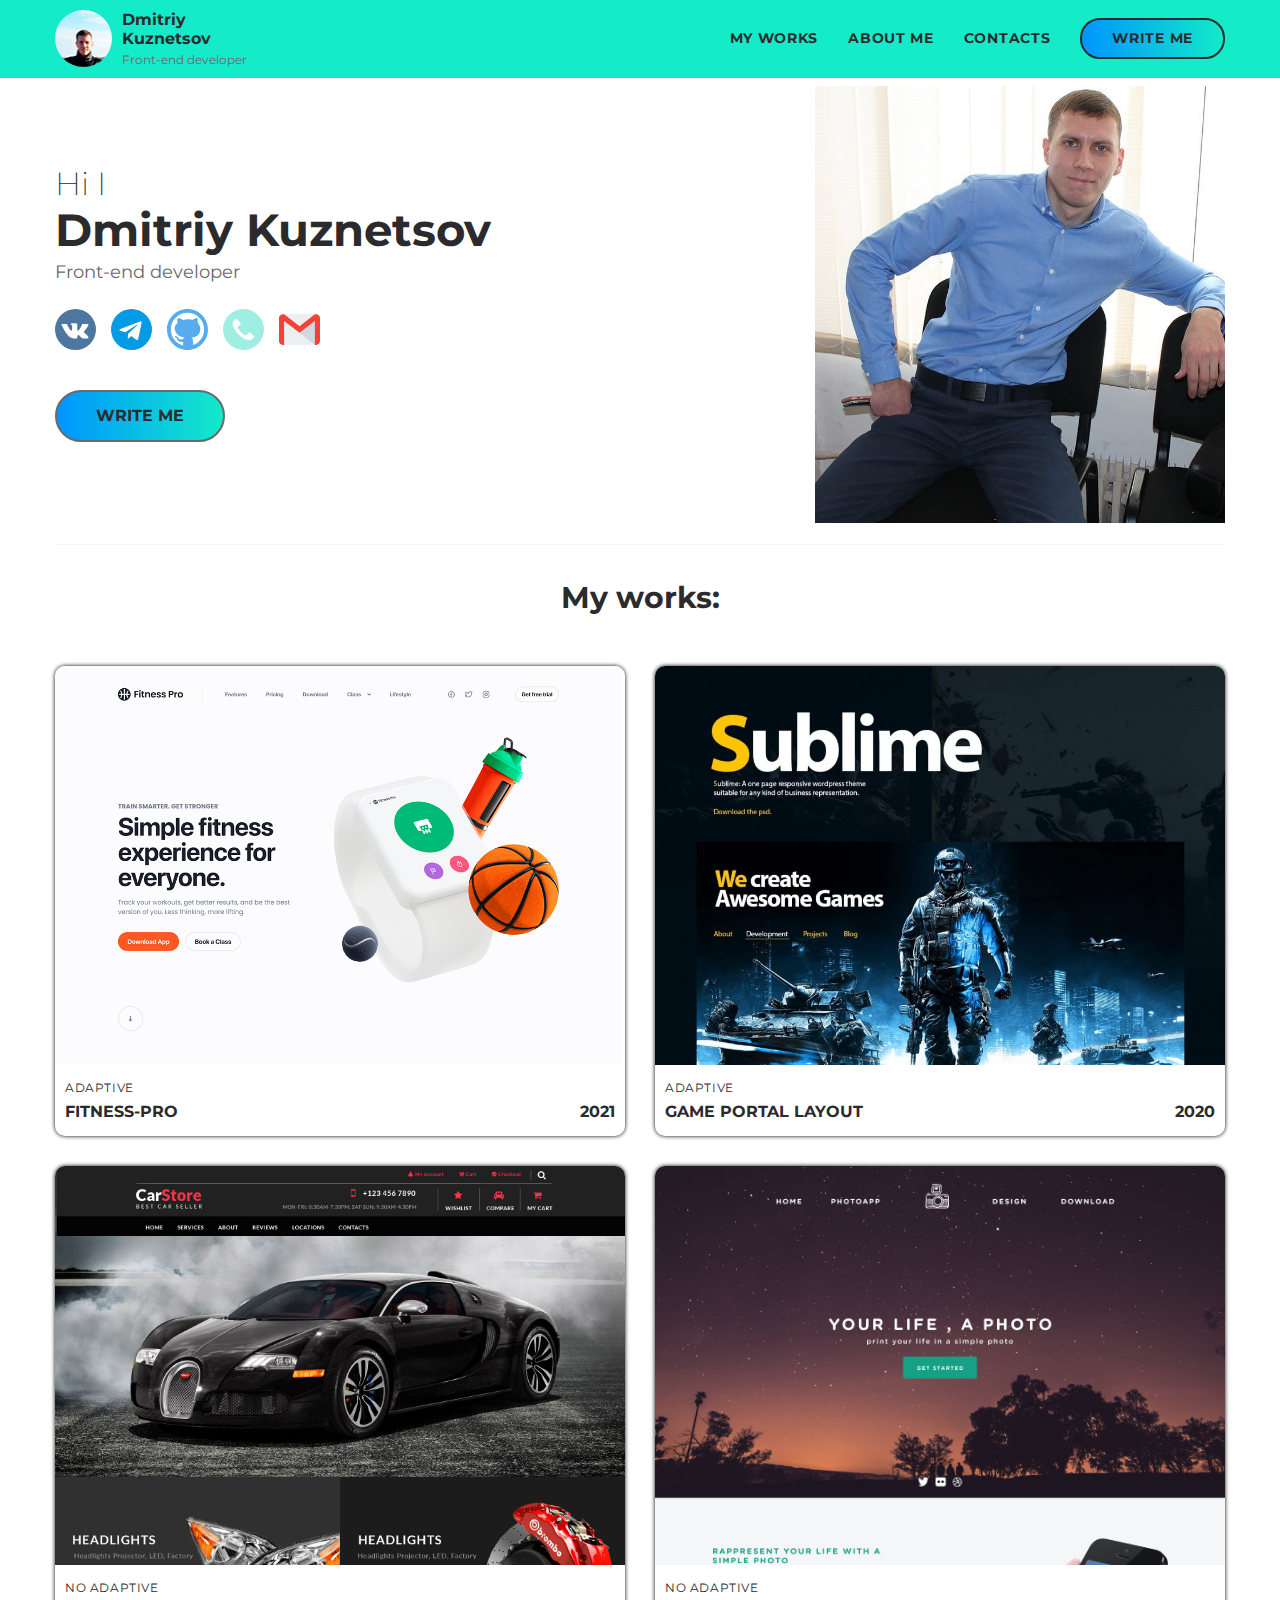
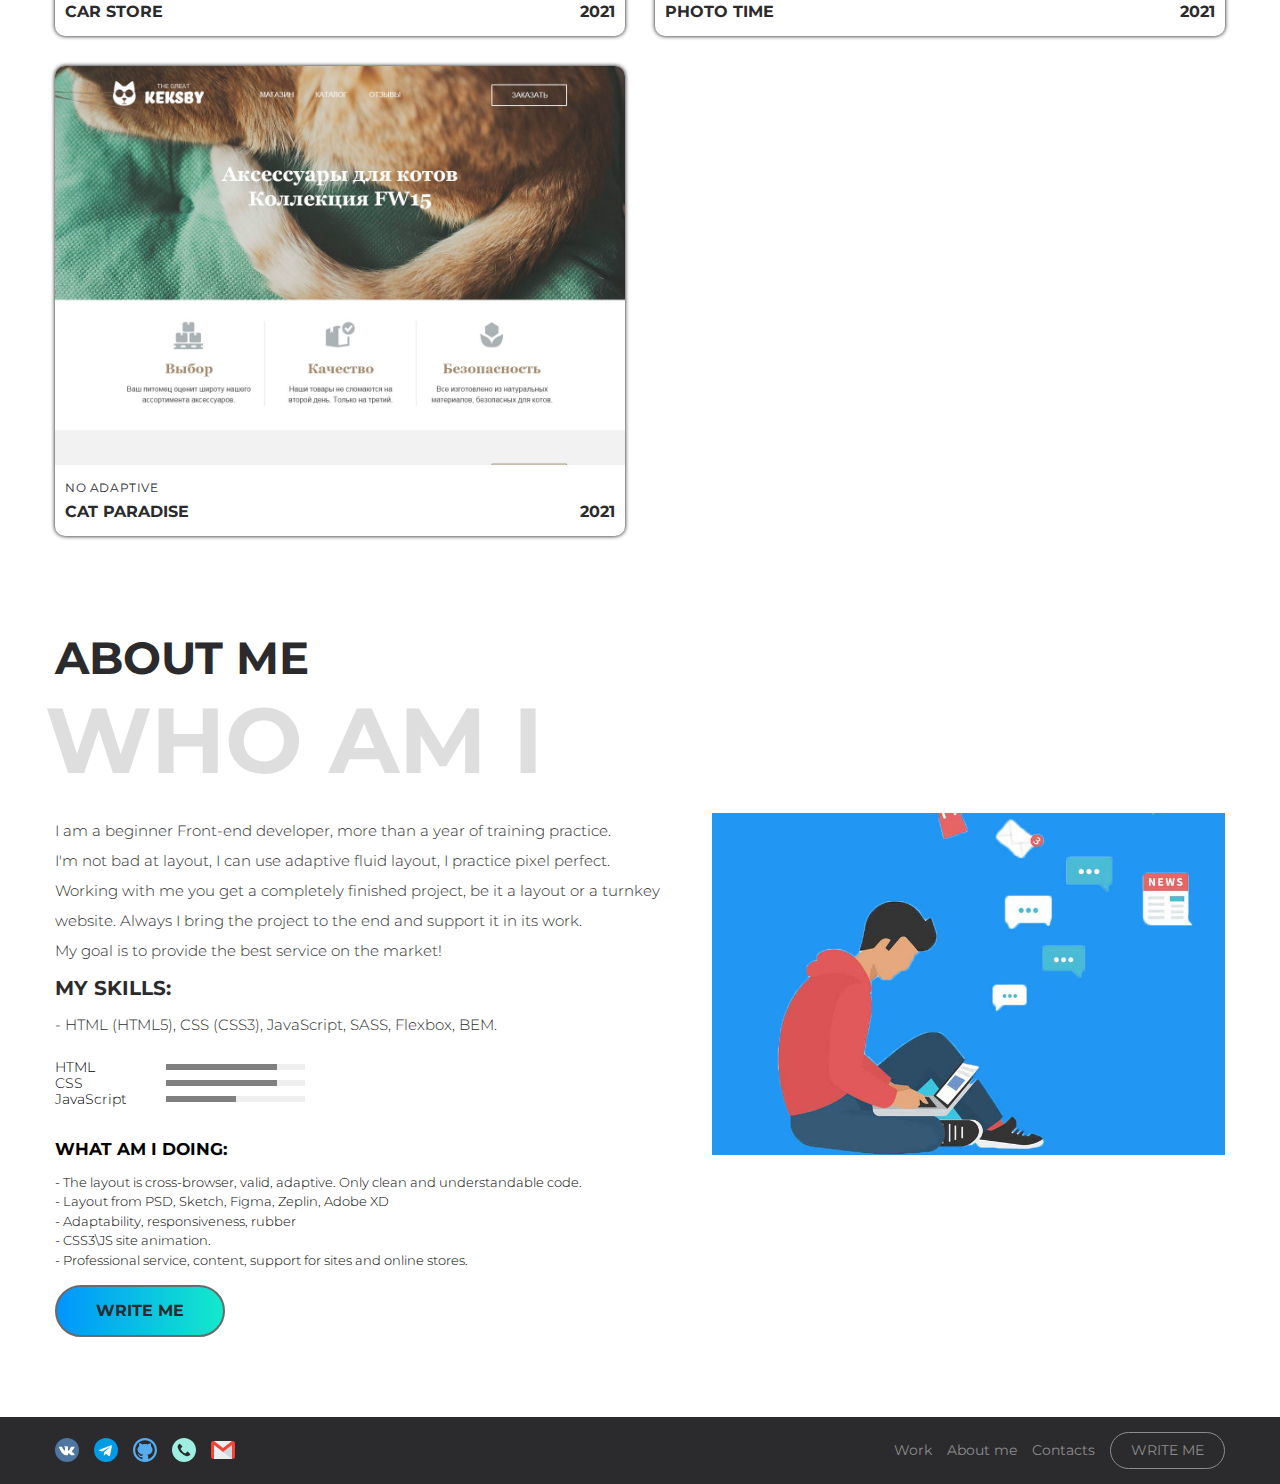
<file: index.html>
<!DOCTYPE html>
<html lang="en">

<head>
   <meta charset="UTF-8">
   <link href="https://fonts.googleapis.com/css2?family=Montserrat:wght@200;300;400;700&display=swap" rel="stylesheet">
   <link rel="stylesheet" href="css/style.css">
   <meta name="viewport" content="width=device-width, initial-scale=1.0">
   <script src="https://cdnjs.cloudflare.com/ajax/libs/jquery/3.6.0/jquery.min.js"></script>
   <link rel="shortcut icon" href="img/favicon.ico">
   <title>Portfolio en</title>
</head>

<body>

   <!--Header-->

   <header class="header">
      <div class="burger">
         <span class="burger__span"></span>
      </div>
      <div class="container">
         <div class="header__inner">
            <div class="user">
               <span class="user__avatar"></span>
               <div class="user__content">
                  <div class="user__name">Dmitriy<br>Kuznetsov</div>
                  <div class="user__prof">Front-end developer</div>
               </div>
            </div>
            <nav class="nav">
               <a class="nav__link" href="#" data-scroll="#works">My works</a>
               <a class="nav__link" href="#" data-scroll="#about-me">About me</a>
               <a class="nav__link" href="#" data-modal="#modal-contacts">Contacts</a>
               <a class="nav__link nav__link--btn" href="#" data-modal="#modal_hire_me">Write me</a>
            </nav>
         </div>
      </div>
   </header>

   <!---Intro-->

   <section class="intro">
      <div class="container">
         <div class="intro__inner">
            <div class="intro__content">
               <h2 class="intro__subtitle">Hi I</h2>
               <h1 class="intro__title">Dmitriy Kuznetsov</h1>
               <div class="intro__text">Front-end developer</div>
               <div class="social">
                  <a class="social__link" href="https://vk.com/dimakuznecoff" target="blank">
                     <img src="img/vk.svg" alt="" width="41">
                  </a>
                  <a class="social__link" href="https://t.me/thekuznecoff" target="blank">
                     <img src="img//telegram.svg" alt="" width="41">
                  </a>
                  <a class="social__link" href="https://github.com/TheKuznecoff" target="blank">
                     <img src="img/github.svg" alt="" width="41">
                  </a>
                  <a class="social__link" href="tel:89370925101">
                     <img src="img/phone-call.svg" alt="" width="41">
                  </a>
                  <a class="social__link" href="mailto:thekuznecoff070@gmail.com">
                     <img src="img/gmail.svg" alt="" width="41">
                  </a>
               </div>
               <!--<a class="btn" href="#" data-modal="#modal_resume">Резюме</a>-->
               <button class="btn" type="button" data-modal="#modal_hire_me">Write me</button>
            </div>
            <div class="inner__photo">
               <img class="inner__img" src="img/888.jpg" alt="">
            </div>
         </div>
      </div>
   </section>

   <!---Works-->

   <section class="works" id="works">
      <div class="container">
         <h3 class="works__title">My works:</h3>
         <div class="portfolio">
            <div class="portfolio__col">
               <div class="portfolio__col-work">
                  <div class="portfolio__col-img">
                     <a href="https://thekuznecoff.github.io/Fitness-Pro/" target="_blank">
                        <img class="portfolio__img" src="img/Слой.jpg" alt="">
                     </a>
                  </div>
                  <div class="portfolio__content">
                     <div class="portfolio__cat">adaptive</div>
                     <div class="portfolio__title">
                        Fitness-Pro
                        <time class="portfolio__date" datetime="2021-01-20 8:00">2021</time>
                     </div>
                  </div>
               </div>
            </div>
            <div class="portfolio__col">
               <div class="portfolio__col-work">
                  <div class="portfolio__col-img">
                     <a href="https://thekuznecoff.github.io/sublime/" target="_blank">
                        <img class="portfolio__img" src="img/sublime1.jpg" alt="">
                     </a>
                  </div>
                  <div class="portfolio__content">
                     <div class="portfolio__cat">adaptive</div>
                     <div class="portfolio__title">
                        game portal layout
                        <time class="portfolio__date" datetime="2021-01-20 8:00">2020</time>
                     </div>
                  </div>
               </div>
            </div>
            <div class="portfolio__col">
               <div class="portfolio__col-work">
                  <div class="portfolio__col-img">
                     <a href="https://thekuznecoff.github.io/CarStore/" target="_blank">
                        <img class="portfolio__img" src="img/CarStore.jpg" alt="">
                     </a>
                  </div>
                  <div class="portfolio__content">
                     <div class="portfolio__cat">no adaptive</div>
                     <div class="portfolio__title">
                        car store
                        <time class="portfolio__date" datetime="2021-01-20 8:00">2021</time>
                     </div>
                  </div>
               </div>
            </div>
            <div class="portfolio__col">
               <div class="portfolio__col-work">
                  <div class="portfolio__col-img">
                     <a href="https://thekuznecoff.github.io/Phototime/" target="_blank">
                        <img class="portfolio__img" src="img/phototime.jpg" alt="">
                     </a>
                  </div>
                  <div class="portfolio__content">
                     <div class="portfolio__cat">no adaptive</div>
                     <div class="portfolio__title">
                        Photo time
                        <time class="portfolio__date" datetime="2021-01-20 8:00">2021</time>
                     </div>
                  </div>
               </div>
            </div>
            <div class="portfolio__col">
               <div class="portfolio__col-work">
                  <div class="portfolio__col-img">
                     <a href="https://thekuznecoff.github.io/Keksby/" target="_blank">
                        <img class="portfolio__img" src="img/keksby.jpg" alt="">
                     </a>
                  </div>
                  <div class="portfolio__content">
                     <div class="portfolio__cat">no adaptive</div>
                     <div class="portfolio__title">
                        Cat paradise
                        <time class="portfolio__date" datetime="2021-01-20 8:00">2021</time>
                     </div>
                  </div>
               </div>
            </div>
         </div>
      </div>
   </section>

   <!---About-->

   <section class="about" id="about-me">
      <div class="container">
         <div class="about__inner">
            <div class="about__content">
               <h4 class="about__title">About me</h4>
               <h5 class="about__subtitle">Who am i</h5>
               <div class="about__text">
                  <p>I am a beginner Front-end developer, more than a year of training practice.</p>
                  <p>I'm not bad at layout, I can use adaptive fluid layout, I practice pixel perfect.</p>
                  <p>Working with me you get a completely finished project, be it a layout or a turnkey website. Always
                     I bring the project to the end and support it in its work.</p>
                  <p>My goal is to provide the best service on the market!</p>
               </div>
               <div class="about__skills">My skills:</div>
               <div class="about__skills-desc">- HTML (HTML5), CSS (CSS3), JavaScript, SASS, Flexbox, BEM.</div>
               <div class="progress-bar">
                  <div class="progress-bar__item">
                     <div class="progress-bar__left">
                        <div class="progress-bar__title">HTML</div>
                     </div>
                     <div class="progress-bar__right">
                        <div class="progress-bar__bar">
                           <div class="progress-bar__progress" style="width: 80%;"></div>
                        </div>
                     </div>
                  </div>
                  <div class="progress-bar__item">
                     <div class="progress-bar__left">
                        <div class="progress-bar__title">CSS</div>
                     </div>
                     <div class="progress-bar__right">
                        <div class="progress-bar__bar">
                           <div class="progress-bar__progress" style="width: 80%;"></div>
                        </div>
                     </div>
                  </div>
                  <div class="progress-bar__item">
                     <div class="progress-bar__left">
                        <div class="progress-bar__title">JavaScript</div>
                     </div>
                     <div class="progress-bar__right">
                        <div class="progress-bar__bar">
                           <div class="progress-bar__progress" style="width: 50%;"></div>
                        </div>
                     </div>
                  </div>
               </div><!-- /.progress-bar -->
               <h6 class="timeline__title">What am I doing:</h6>
               <div class="timeline__text">
                  <p>- The layout is cross-browser, valid, adaptive. Only clean and understandable code.</p>
                  <p>- Layout from PSD, Sketch, Figma, Zeplin, Adobe XD</p>
                  <p>- Adaptability, responsiveness, rubber</p>
                  <p>- CSS3\JS site animation.</p>
                  <p>- Professional service, content, support for sites and online stores.</p>
               </div>

               <button class="btn" type="button" data-modal="#modal_hire_me">Write me</button>
            </div>
            <div class="about__photo">
               <img class="about__img" src="img/free.jpg" alt="">
            </div>
         </div>
      </div>
   </section>

   <!---Footer-->

   <footer class="footer">
      <div class="container">
         <div class="footer__inner">
            <div class="footer__items">
               <div class="footer__social">
                  <a class="" href="https://vk.com/dimakuznecoff" target="blank">
                     <img src="img/vk.svg" alt="" width="24">
                  </a>
                  <a class="" href="https://t.me/thekuznecoff" target="blank">
                     <img src="img//telegram.svg" alt="" width="24">
                  </a>
                  <a class="" href="https://github.com/TheKuznecoff" target="blank">
                     <img src="img/github.svg" alt="" width="24">
                  </a>
                  <a class="" href="tel:89370925101">
                     <img src="img/phone-call.svg" alt="" width="24">
                  </a>
                  <a class="" href="mailto:thekuznecoff070@gmail.com">
                     <img src="img/gmail.svg" alt="" width="24">
                  </a>
               </div>
            </div>
            <nav class="footer__nav">
               <a class="footer__nav-link" href="" data-scroll="#works">Work</a>
               <a class="footer__nav-link" href="" data-scroll="#about-me">About me</a>
               <a class="footer__nav-link" href="" data-modal="#modal-contacts">Contacts</a>
               <a class="footer__nav-link footer__nav-link--btn" href="#" data-modal="#modal_hire_me">Write me</a>
            </nav>
         </div>
      </div>
   </footer>

   <!---Modals-->

   <div class="modal" id="modal_hire_me">
      <div class="modal__dialog modal__dialog--sm">
         <button class="modal__close" type="button" data-close>
            <img src="img/close.svg" alt="Close" width="34">
         </button>
         <div class="contact">
            <div class="contact__left">
               <div class="contact__left-title">Let's talk!</div>
               <div class="contact__left-subtitle">write me in telegram</div>
               <a class="social__link social__link__contact-left" href="https://t.me/thekuznecoff" target="blank">
                  <img src="img//telegram.svg" alt="" width="350">
               </a>
               <!--<form class="form" action="" method="post">
						<div class="form__group">
							<label class="form__label" for="input-email">Adress e-mail</label>
							<input class="form__input" name="input-email" type="text" id="input-email">
						</div>
						<div class="form__group">
							<label class="form__label" for="input-email">Текст</label>
							<textarea class="form__textarea" name="input-email" id="input-text"></textarea>
						</div>
						<div class="modal__btn modal__btn--form">
							<a class="btn" href="#">Отправить</a>
						</div>
					</form>-->
            </div>
            <div class="contact__right">
               <img class="about__img" src="img/callback.png" alt="">
            </div>
         </div><!-- /.contact -->
      </div><!-- /.modal__dialog -->
   </div>

   <div class="modal" id="modal-contacts">
      <div class="modal__dialog modal__dialog--ss">
         <button class="modal__close" type="button" data-close>
            <img src="img/close.svg" alt="Close" width="34">
         </button>
         <div class="modal__contact">
            <div class="modal__contacts-title">Contacts</div>
            <div class="footer__social footer__social--ss">
               <a class="" href="https://vk.com/dimakuznecoff" target="blank">
                  <img src="img/vk.svg" alt="" width="50">
                  https://vk.com/dimakuznecoff
               </a>
               <a class="" href="https://t.me/thekuznecoff" target="blank">
                  <img src="img//telegram.svg" alt="" width="50">
                  https://t.me/thekuznecoff
               </a>
               <a class="" href="https://github.com/TheKuznecoff" target="blank">
                  <img src="img/github.svg" alt="" width="50">
                  https://github.com/TheKuznecoff
               </a>
               <a class="" href="tel:89370925101">
                  <img src="img/phone-call.svg" alt="" width="50">
                  +7-938-092-51-01
               </a>
               <a class="" href="mailto:thekuznecoff070@gmail.com">
                  <img src="img/gmail.svg" alt="" width="50">
                  email:thekuznecoff070@gmail.com
               </a>
            </div>
         </div>
      </div>
   </div>


   <!-- JS -->

   <script src="js/app.js"></script>
</body>

</html>
</file>
<file: css/style.css>
@charset "UTF-8";
/*Обнуление*/
* {
  padding: 0;
  margin: 0;
  border: 0;
}

*, *:before, *:after {
  -webkit-box-sizing: border-box;
  box-sizing: border-box;
}

:focus, :active {
  outline: none;
}

a:focus, a:active {
  outline: none;
}

nav, footer, header, aside {
  display: block;
}

html, body {
  height: 100%;
  width: 100%;
  font-size: 100%;
  line-height: 1;
  font-size: 14px;
  -ms-text-size-adjust: 100%;
  -moz-text-size-adjust: 100%;
  -webkit-text-size-adjust: 100%;
}

input, button, textarea {
  font-family: inherit;
}

input::-ms-clear {
  display: none;
}

button {
  cursor: pointer;
}

button::-moz-focus-inner {
  padding: 0;
  border: 0;
}

a, a:visited {
  text-decoration: none;
}

a:hover {
  text-decoration: none;
}

ul li {
  list-style: none;
}

img {
  vertical-align: top;
}

h1, h2, h3, h4, h5, h6 {
  font-size: inherit;
  font-weight: inherit;
}

/*--------------------*/
.intro {
  padding-top: 65px;
}

.intro__inner {
  display: -webkit-box;
  display: -ms-flexbox;
  display: flex;
  -webkit-box-pack: justify;
      -ms-flex-pack: justify;
          justify-content: space-between;
  position: relative;
  padding-top: 100px;
  padding-bottom: 102px;
  border-bottom: 1px solid #f5f5f5;
  overflow: hidden;
}

.intro__subtitle {
  color: #2b2a2c;
  font-size: 32px;
  font-weight: 200;
  line-height: 1.2;
}

.intro__title {
  color: #2b2a2c;
  font-size: 45px;
  font-weight: 700;
  line-height: 1.2;
  margin-bottom: 5px;
}

.intro__text {
  color: #6a696b;
  font-size: 18px;
  font-weight: 400;
  line-height: 1.2;
  margin-bottom: 25px;
}

.inner__photo {
  display: -webkit-box;
  display: -ms-flexbox;
  display: flex;
  -webkit-box-align: center;
      -ms-flex-align: center;
          align-items: center;
  position: absolute;
  bottom: 0;
  right: 0;
  top: 0;
}

.inner__img {
  max-width: 410px;
  height: auto;
}

@media (max-width: 1200px) {
  .inner__img {
    max-width: 300px;
  }
  .intro__inner {
    padding: 70px 0;
  }
}

@media (max-width: 992px) {
  .intro__inner {
    padding: 50px 0;
  }
  .intro__title {
    font-size: 30px;
  }
  .intro__subtitle {
    font-size: 20px;
  }
  .intro__text {
    font-size: 13px;
  }
}

@media (max-width: 767px) {
  .inner__photo {
    display: none;
  }
  .intro__inner {
    -webkit-box-pack: center;
        -ms-flex-pack: center;
            justify-content: center;
    padding: 20px 0;
  }
  .intro__title {
    font-size: 25px;
  }
  .intro__content {
    display: -webkit-box;
    display: -ms-flexbox;
    display: flex;
    -webkit-box-align: center;
        -ms-flex-align: center;
            align-items: center;
    -webkit-box-orient: vertical;
    -webkit-box-direction: normal;
        -ms-flex-direction: column;
            flex-direction: column;
  }
  .intro__text {
    margin-bottom: 11px;
  }
}

.container {
  width: 100%;
  max-width: 1200px;
  padding: 0 15px;
  margin: 0 auto;
}

@media (max-width: 1200px) {
  .container {
    max-width: 1000px;
  }
}

@media (max-width: 992px) {
  .container {
    max-width: 800px;
  }
}

.header {
  position: fixed;
  top: 0;
  left: 0;
  width: 100%;
  z-index: 10;
  background-color: #13ebc9;
}

.header__inner {
  display: -webkit-box;
  display: -ms-flexbox;
  display: flex;
  -webkit-box-pack: justify;
      -ms-flex-pack: justify;
          justify-content: space-between;
  padding: 10px 0;
}

.user {
  display: -webkit-box;
  display: -ms-flexbox;
  display: flex;
}

.user__avatar {
  width: 57px;
  height: 57px;
  background: url("../img/ava.jpg");
  background-repeat: no-repeat;
  background-size: cover;
  background-position: center;
  border-radius: 50%;
  margin-right: 10px;
}

.user__name {
  color: #2b2a2c;
  font-size: 16px;
  font-weight: 700;
  line-height: 1.2;
  margin-bottom: 5px;
}

.user__prof {
  color: #6a696b;
  font-size: 12px;
  font-weight: 400;
  line-height: 1.2;
}

@media (max-width: 992px) {
  .user__avatar {
    width: 40px;
    height: 40px;
    margin: 0;
  }
  .user__name {
    font-size: 12px;
  }
  .user__prof {
    font-size: 7px;
  }
}

@media (max-width: 767px) {
  .user__content {
    display: none;
  }
  .user__avatar {
    width: 60px;
    height: 60px;
  }
}

.nav {
  display: -webkit-box;
  display: -ms-flexbox;
  display: flex;
  -webkit-box-align: center;
      -ms-flex-align: center;
          align-items: center;
}

.nav__link {
  position: relative;
  color: #2b2a2c;
  font-size: 14px;
  font-weight: 700;
  line-height: 1.2;
  text-transform: uppercase;
  letter-spacing: 0.7px;
  margin-left: 30px;
}

.nav__link:after {
  content: "";
  position: absolute;
  bottom: -5px;
  left: 0;
  z-index: 1;
  width: 0;
  height: 2px;
  background-color: #2b2a2c;
  -webkit-transition: width 0.2s linear;
  transition: width 0.2s linear;
}

.nav__link--btn {
  padding: 10px 30px;
  border: 2px solid #2b2a2c;
  border-radius: 20px;
  -webkit-transition: background-color 0.2s linear, color 0.2s linear, -webkit-box-shadow 0.2s linear;
  transition: background-color 0.2s linear, color 0.2s linear, -webkit-box-shadow 0.2s linear;
  transition: background-color 0.2s linear, color 0.2s linear, box-shadow 0.2s linear;
  transition: background-color 0.2s linear, color 0.2s linear, box-shadow 0.2s linear, -webkit-box-shadow 0.2s linear;
  background-image: -webkit-gradient(linear, left top, right top, from(#0095FE), color-stop(51%, #13EBC9), to(#0095FE));
  background-image: linear-gradient(to right, #0095FE 0%, #13EBC9 51%, #0095FE 100%);
  background-size: 200% auto;
  -webkit-transition: .5s;
  transition: .5s;
}

.nav__link--btn:hover {
  background-position: right center;
  -webkit-box-shadow: 2px 2px 10px black;
          box-shadow: 2px 2px 10px black;
  color: #fff;
}

.nav__link:hover:not(.nav__link--btn):after {
  width: 100%;
}

.social {
  display: -webkit-box;
  display: -ms-flexbox;
  display: flex;
  margin-bottom: 40px;
}

.social__link {
  font-size: 30px;
  margin-right: 15px;
  text-decoration: none;
  -webkit-transition: -webkit-transform 0.2s linear;
  transition: -webkit-transform 0.2s linear;
  transition: transform 0.2s linear;
  transition: transform 0.2s linear, -webkit-transform 0.2s linear;
  cursor: pointer;
}

.social__link:hover {
  -webkit-transform: translateY(-5px);
          transform: translateY(-5px);
}

@media (max-width: 767px) {
  .social {
    margin-bottom: 20px;
  }
  .social img {
    width: 30px;
  }
}

.btn {
  display: inline-block;
  color: #2b2a2c;
  min-width: 170px;
  vertical-align: top;
  font-size: 16px;
  font-weight: 700;
  text-transform: uppercase;
  text-decoration: none;
  text-align: center;
  font-family: inherit;
  border: 2px solid #6a696b;
  border-radius: 30px;
  background: none;
  line-height: 1.1;
  padding: 15px 30px;
  cursor: pointer;
  -webkit-transition: background-color 0.2s linear, color 0.2s linear, -webkit-box-shadow 0.2s linear;
  transition: background-color 0.2s linear, color 0.2s linear, -webkit-box-shadow 0.2s linear;
  transition: background-color 0.2s linear, color 0.2s linear, box-shadow 0.2s linear;
  transition: background-color 0.2s linear, color 0.2s linear, box-shadow 0.2s linear, -webkit-box-shadow 0.2s linear;
  background-image: -webkit-gradient(linear, left top, right top, from(#0095fe), color-stop(51%, #13ebc9), to(#0095fe));
  background-image: linear-gradient(to right, #0095fe 0%, #13ebc9 51%, #0095fe 100%);
  background-size: 200% auto;
  -webkit-transition: 0.5s;
  transition: 0.5s;
}

.btn:focus {
  outline: none;
}

.btn:hover {
  background-position: right center;
  -webkit-box-shadow: 2px 2px 10px black;
          box-shadow: 2px 2px 10px black;
  color: #fff;
}

.btn + .btn {
  margin-left: 15px;
}

.modal__btn--form {
  display: -webkit-box;
  display: -ms-flexbox;
  display: flex;
  -webkit-box-pack: end;
      -ms-flex-pack: end;
          justify-content: flex-end;
}

@media (max-width: 992px) {
  .btn {
    width: 200px;
    margin: 0 auto;
  }
}

.works__title {
  text-align: center;
  padding: 35px 0;
  color: #2b2a2c;
  font-size: 30px;
  font-weight: 700;
  line-height: 1.2;
}

@media (max-width: 992px) {
  .works__title {
    padding: 15px 0;
    font-size: 25px;
  }
}

@media (max-width: 767px) {
  .works__title {
    padding: 0;
    font-size: 15px;
  }
}

.portfolio {
  display: -webkit-box;
  display: -ms-flexbox;
  display: flex;
  -ms-flex-wrap: wrap;
      flex-wrap: wrap;
  margin: 0 -15px;
}

.portfolio__col-work {
  overflow: hidden;
  border-radius: 10px;
  -webkit-box-shadow: 0 0 4px black;
          box-shadow: 0 0 4px black;
  -webkit-transition: -webkit-box-shadow 0.2s linear;
  transition: -webkit-box-shadow 0.2s linear;
  transition: box-shadow 0.2s linear;
  transition: box-shadow 0.2s linear, -webkit-box-shadow 0.2s linear;
}

.portfolio__col-work:hover {
  -webkit-box-shadow: 0 0 20px black;
          box-shadow: 0 0 20px black;
}

.portfolio__col {
  width: 50%;
  padding: 15px;
}

.portfolio__col-img {
  padding: 0 0 70% 0;
  position: relative;
  overflow: hidden;
}

.portfolio__img {
  display: block;
  max-width: 100%;
  height: auto;
  position: absolute;
  top: 0;
  left: 0;
  -o-object-fit: cover;
     object-fit: cover;
}

.portfolio__content {
  padding: 15px 10px;
}

.portfolio__cat {
  color: #2b2a2c;
  font-size: 12px;
  font-weight: 400;
  line-height: 15px;
  text-transform: uppercase;
  letter-spacing: 0.6px;
  margin-bottom: 7px;
}

.portfolio__title {
  display: -webkit-box;
  display: -ms-flexbox;
  display: flex;
  -webkit-box-pack: justify;
      -ms-flex-pack: justify;
          justify-content: space-between;
  color: #2b2a2c;
  font-size: 16px;
  font-weight: 700;
  line-height: 1.2;
  text-transform: uppercase;
}

@media (max-width: 992px) {
  .portfolio__col {
    -webkit-box-flex: 0;
        -ms-flex: 0 1 50%;
            flex: 0 1 50%;
  }
}

@media (max-width: 767px) {
  .portfolio__col {
    -webkit-box-flex: 0;
        -ms-flex: 0 1 100%;
            flex: 0 1 100%;
  }
}

.about {
  margin: 80px 0;
}

.about__inner {
  display: -webkit-box;
  display: -ms-flexbox;
  display: flex;
  -webkit-box-align: center;
      -ms-flex-align: center;
          align-items: center;
  margin-bottom: 50px;
}

.about__content {
  margin-right: 10px;
}

.about__title {
  color: #2b2a2c;
  font-size: 45px;
  font-weight: 700;
  line-height: 1.2;
  text-transform: uppercase;
}

.about__subtitle {
  white-space: nowrap;
  margin-bottom: 20px;
  position: relative;
  left: -10px;
  color: #dedede;
  font-size: 92px;
  font-weight: 700;
  line-height: 1.2;
  text-transform: uppercase;
}

.about__text {
  color: #2d2d2e;
  font-size: 15px;
  font-weight: 300;
  line-height: 2;
  margin-bottom: 10px;
}

.about__skills {
  color: #2b2a2c;
  font-size: 20px;
  font-weight: 700;
  line-height: 1.2;
  text-transform: uppercase;
  margin-bottom: 10px;
}

.about__skills-desc {
  color: #2d2d2e;
  font-size: 15px;
  font-weight: 300;
  line-height: 2;
  margin-bottom: 20px;
}

.about__img {
  display: block;
  max-width: 100%;
  height: auto;
}

@media (max-width: 1200px) {
  .about {
    margin: 50px 0;
  }
  .about__inner {
    margin-bottom: 30px;
  }
  .about__content {
    margin: 0;
  }
  .about__subtitle {
    font-size: 70px;
  }
}

@media (max-width: 992px) {
  .about {
    margin: 20px 0;
  }
  .about__inner {
    margin-bottom: 15px;
  }
  .about__content {
    display: -webkit-box;
    display: -ms-flexbox;
    display: flex;
    -webkit-box-pack: center;
        -ms-flex-pack: center;
            justify-content: center;
    -webkit-box-orient: vertical;
    -webkit-box-direction: normal;
        -ms-flex-direction: column;
            flex-direction: column;
  }
  .about__title {
    text-align: center;
    font-size: 35px;
  }
  .about__subtitle {
    text-align: center;
    font-size: 50px;
    left: 0;
    margin-bottom: 10px;
  }
}

@media (max-width: 767px) {
  .about {
    margin: 5px 0;
  }
  .about__photo {
    display: none;
  }
  .about__inner {
    margin-bottom: 10px;
  }
  .about__title {
    font-size: 20px;
  }
  .about__subtitle {
    text-align: center;
    font-size: 30px;
    margin: 0;
  }
  .about__text {
    font-size: 13px;
  }
  .about__skills {
    font-size: 18px;
  }
  .about__skills-desc {
    font-size: 13px;
    margin-bottom: 10px;
  }
}

.footer {
  background-color: #2b2a2c;
  padding: 15px 0;
}

.footer__inner {
  display: -webkit-box;
  display: -ms-flexbox;
  display: flex;
  -webkit-box-pack: justify;
      -ms-flex-pack: justify;
          justify-content: space-between;
  -webkit-box-align: center;
      -ms-flex-align: center;
          align-items: center;
}

.footer__items {
  display: -webkit-box;
  display: -ms-flexbox;
  display: flex;
  -webkit-box-align: center;
      -ms-flex-align: center;
          align-items: center;
}

.footer__copyright {
  color: #8d8d8e;
  padding-right: 14px;
  margin-right: 15px;
  font-size: 14px;
  font-weight: 400;
  line-height: 1.2;
  border-right: 1px solid #413f41;
}

.footer__social {
  display: -webkit-box;
  display: -ms-flexbox;
  display: flex;
  -webkit-box-align: center;
      -ms-flex-align: center;
          align-items: center;
}

.footer__social a {
  margin-right: 15px;
  text-decoration: none;
}

.footer__social--ss {
  -webkit-box-orient: vertical;
  -webkit-box-direction: normal;
      -ms-flex-direction: column;
          flex-direction: column;
  -webkit-box-align: start;
      -ms-flex-align: start;
          align-items: flex-start;
  margin-bottom: 15px;
}

.footer__social--ss a {
  display: -webkit-box;
  display: -ms-flexbox;
  display: flex;
  -webkit-box-align: center;
      -ms-flex-align: center;
          align-items: center;
  margin: 0 15px 15px;
  font-size: 30px;
  line-height: 1.2;
  font-weight: 700;
  color: black;
  text-decoration: none;
  -webkit-transition: -webkit-transform 0.2s linear;
  transition: -webkit-transform 0.2s linear;
  transition: transform 0.2s linear;
  transition: transform 0.2s linear, -webkit-transform 0.2s linear;
  text-overflow: ellipsis;
}

.footer__social--ss a img {
  margin-right: 20px;
}

.footer__social--ss a:hover {
  color: #8d8d8e;
  -webkit-transform: translateY(-5px);
          transform: translateY(-5px);
}

.footer__social--ss a:focus {
  border: 3px solid black;
}

.footer__nav {
  display: -webkit-box;
  display: -ms-flexbox;
  display: flex;
  -webkit-box-align: center;
      -ms-flex-align: center;
          align-items: center;
}

.footer__nav-link {
  margin-left: 15px;
  color: #8d8d8e;
  font-size: 14px;
  font-weight: 400;
  line-height: 1.2;
}

.footer__nav-link:hover {
  text-decoration: underline;
}

.footer__nav-link--btn {
  color: #8d8d8e;
  font-size: 14px;
  font-weight: 400;
  line-height: 1.1;
  text-transform: uppercase;
  border-radius: 20px;
  padding: 10px 20px;
  border: 1px solid #8d8d8e;
}

.footer__nav-link--btn:hover {
  color: #2b2a2c;
  background-color: #bbbccc;
  border-color: #bbbccc;
  text-decoration: none;
}

@media (max-width: 992px) {
  .footer__social--ss, .footer__social a {
    font-size: 20px;
  }
}

@media (max-width: 767px) {
  .footer {
    padding: 5px 0;
  }
  .footer__inner {
    -webkit-box-orient: vertical;
    -webkit-box-direction: normal;
        -ms-flex-direction: column;
            flex-direction: column;
    -webkit-box-pack: center;
        -ms-flex-pack: center;
            justify-content: center;
  }
  .footer__social a:last-child {
    margin-right: 0px;
  }
  .footer__social--ss, .footer__social a {
    font-size: 10px;
  }
  .footer__nav {
    margin-top: 10px;
  }
  .footer__nav-link--btn {
    display: none;
  }
  .footer__nav-link:first-child {
    margin-left: 0;
  }
}

.modal {
  display: none;
  width: 100%;
  height: 100%;
  padding: 15px;
  overflow: auto;
  background-color: #55efcb;
  position: fixed;
  top: 0;
  left: 0;
  z-index: 1000;
}

.modal.show {
  display: -webkit-box;
  display: -ms-flexbox;
  display: flex;
}

.modal__dialog {
  width: 100%;
  max-width: 1200px;
  margin: auto;
  position: relative;
  background-color: #fff;
}

.modal__dialog--sm {
  position: relative;
  max-width: 900px;
}

.modal__dialog--ss {
  position: relative;
  max-width: 700px;
  overflow: hidden;
  text-overflow: ellipsis;
}

.modal__content {
  padding: 75px 15px;
}

.modal__title {
  margin-bottom: 45px;
  font-size: 45px;
  text-transform: uppercase;
  color: black;
  font-weight: 700;
  text-align: center;
}

.modal__btn {
  text-align: center;
}

.modal__close {
  width: 34px;
  height: 39px;
  padding: 0;
  background: none;
  border: 0;
  cursor: pointer;
  position: absolute;
  top: 13px;
  right: 13px;
  z-index: 1;
  -webkit-transition: -webkit-transform 0.2s linear;
  transition: -webkit-transform 0.2s linear;
  transition: transform 0.2s linear;
  transition: transform 0.2s linear, -webkit-transform 0.2s linear;
}

.modal__close:hover {
  -webkit-transform: translateY(-3px);
          transform: translateY(-3px);
}

.modal__contacts-title {
  margin-bottom: 45px;
  margin-top: 15px;
  font-size: 45px;
  text-transform: uppercase;
  color: black;
  font-weight: 700;
  text-align: center;
}

@media (max-width: 992px) {
  .modal__dialog--sm {
    max-width: 700px;
  }
  .modal__dialog--ss {
    max-width: 600px;
  }
  .modal__contacts-title {
    font-size: 30px;
    margin-bottom: 20px;
  }
}

@media (max-width: 767px) {
  .modal__dialog--sm {
    max-width: 600px;
  }
  .modal__dialog .contact__right {
    display: none;
  }
  .modal__contacts-title {
    font-size: 25px;
  }
}

.timeline {
  display: -webkit-box;
  display: -ms-flexbox;
  display: flex;
  margin: 60px auto;
  width: 100%;
  max-width: 768px;
  position: relative;
}

.timeline:before {
  content: "";
  display: block;
  width: 1px;
  height: 100%;
  background-color: black;
  position: absolute;
  top: 0;
  left: 50%;
  z-index: 1;
}

.timeline__col {
  width: 50%;
}

.timeline__col--left {
  text-align: right;
  padding-right: 45px;
}

.timeline__col--right {
  padding-left: 45px;
}

.timeline__title {
  margin-bottom: 15px;
  font-size: 17px;
  color: black;
  text-transform: uppercase;
  font-weight: 700;
}

.timeline__date {
  display: block;
  margin-bottom: 12px;
  text-decoration: underline;
  font-size: 14px;
  color: black;
}

.timeline__subtitle {
  margin-bottom: 5px;
  font-size: 15px;
  color: black;
  font-weight: 700;
}

.timeline__position {
  font-size: 15px;
  color: black;
  font-style: italic;
}

.timeline__text {
  margin-top: 15px;
  margin-bottom: 15px;
  font-size: 13px;
  line-height: 1.5;
  color: black;
  font-weight: 300;
}

.timeline__col-social {
  display: -webkit-box;
  display: -ms-flexbox;
  display: flex;
  -webkit-box-align: center;
      -ms-flex-align: center;
          align-items: center;
}

.timeline__col-social a {
  margin-right: 10px;
  -webkit-transition: -webkit-transform 0.2s linear;
  transition: -webkit-transform 0.2s linear;
  transition: transform 0.2s linear;
  transition: transform 0.2s linear, -webkit-transform 0.2s linear;
}

.timeline__col-social a:hover {
  -webkit-transform: translateY(-5px);
          transform: translateY(-5px);
}

@media (max-width: 767px) {
  .timeline__title {
    margin: 0;
  }
}

.progress-bar {
  margin-bottom: 35px;
}

.progress-bar__item {
  display: -webkit-box;
  display: -ms-flexbox;
  display: flex;
  -webkit-box-align: center;
      -ms-flex-align: center;
          align-items: center;
  -webkit-box-pack: justify;
      -ms-flex-pack: justify;
          justify-content: space-between;
  max-width: 250px;
  margin-bottom: 2px;
}

.progress-bar__title {
  font-size: 14px;
  font-weight: 300;
}

.progress-bar__right {
  padding-left: 17px;
}

.progress-bar__bar {
  width: 139px;
  height: 6px;
  background-color: #EFEFEF;
}

.progress-bar__progress {
  height: 100%;
  background-color: gray;
  -webkit-transition: width .2s linear;
  transition: width .2s linear;
}

@media (max-width: 767px) {
  .progress-bar {
    margin-bottom: 20px;
  }
}

.contact {
  display: -webkit-box;
  display: -ms-flexbox;
  display: flex;
}

.contact__left {
  width: 57%;
  padding: 30px;
}

.contact__left-title {
  margin-bottom: 5px;
  font-size: 45px;
  text-transform: uppercase;
  color: black;
  font-weight: 700;
  text-align: center;
}

.contact__left-subtitle {
  font-size: 15px;
  text-transform: uppercase;
  color: black;
  font-weight: 700;
  text-align: center;
  margin-bottom: 20px;
}

.contact__info {
  margin-bottom: 20px;
  display: -webkit-box;
  display: -ms-flexbox;
  display: flex;
  -webkit-box-orient: vertical;
  -webkit-box-direction: normal;
      -ms-flex-direction: column;
          flex-direction: column;
}

.contact__social {
  display: -webkit-box;
  display: -ms-flexbox;
  display: flex;
  -webkit-box-align: center;
      -ms-flex-align: center;
          align-items: center;
  font-size: 14px;
  color: black;
  font-weight: 400;
  text-decoration: none;
  -webkit-transition: -webkit-transform 0.2s linear;
  transition: -webkit-transform 0.2s linear;
  transition: transform 0.2s linear;
  transition: transform 0.2s linear, -webkit-transform 0.2s linear;
  cursor: pointer;
}

.contact__social img {
  margin-right: 10px;
}

.contact__social:hover {
  color: #8d8d8e;
  -webkit-transform: translateY(-1px);
          transform: translateY(-1px);
}

.contact__right {
  display: -webkit-box;
  display: -ms-flexbox;
  display: flex;
  -webkit-box-align: center;
      -ms-flex-align: center;
          align-items: center;
  -webkit-box-pack: center;
      -ms-flex-pack: center;
          justify-content: center;
  width: 53%;
}

.social__link__contact-left {
  display: -webkit-box;
  display: -ms-flexbox;
  display: flex;
  -webkit-box-pack: center;
      -ms-flex-pack: center;
          justify-content: center;
}

@media (max-width: 767px) {
  .contact {
    -webkit-box-pack: center;
        -ms-flex-pack: center;
            justify-content: center;
  }
  .contact__left {
    width: 100%;
    padding: 20px;
  }
  .contact__left-title {
    max-width: 300px;
    font-size: 25px;
    margin: 0 auto;
  }
  .contact__left-subtitle {
    font-size: 12px;
  }
  .social__link__contact-left img {
    width: 200px;
  }
}

.form__group {
  margin-bottom: 25px;
}

.form__label {
  display: inline-block;
  margin-bottom: 9px;
  font-size: 12px;
  color: black;
  font-weight: 700;
}

.form__input, .form__textarea {
  display: block;
  width: 100%;
  border: 1px solid #707070;
  padding: 15px 20px;
  font-family: inherit;
  font-size: 14px;
  font-weight: 400;
  line-height: 1.2;
}

.form__input:focus, .form__textarea:focus {
  outline: none;
  border-color: #5679c5;
}

.form__textarea {
  height: 200px;
  resize: none;
}

.burger {
  display: none;
}

@media (max-width: 767px) {
  body.lock {
    overflow: hidden;
  }
  .burger {
    display: block;
    position: relative;
    z-index: 1000;
    width: 30px;
    height: 20px;
    float: right;
    margin: 30px 20px 0 0;
  }
  .burger__span {
    position: absolute;
    background-color: black;
    left: 0;
    width: 100%;
    height: 2px;
    top: 9px;
    -webkit-transition: all 0.3s ease 0s;
    transition: all 0.3s ease 0s;
  }
  .burger:before,
  .burger:after {
    content: '';
    background-color: black;
    position: absolute;
    width: 100%;
    height: 2px;
    left: 0;
    -webkit-transition: all 0.3s ease 0s;
    transition: all 0.3s ease 0s;
  }
  .burger:before {
    top: 0;
  }
  .burger:after {
    bottom: 0;
  }
  .burger.active span {
    -webkit-transform: scale(0);
            transform: scale(0);
  }
  .burger.active:before {
    -webkit-transform: rotate(45deg);
            transform: rotate(45deg);
    top: 9px;
  }
  .burger.active:after {
    -webkit-transform: rotate(-45deg);
            transform: rotate(-45deg);
    bottom: 9px;
  }
  .nav {
    display: -webkit-box;
    display: -ms-flexbox;
    display: flex;
    -webkit-box-orient: vertical;
    -webkit-box-direction: normal;
        -ms-flex-direction: column;
            flex-direction: column;
    position: fixed;
    top: 0;
    right: -100%;
    width: 100%;
    height: 100%;
    overflow: auto;
    background-color: #13ebc9;
    -webkit-transition: all 0.3s ease 0s;
    transition: all 0.3s ease 0s;
  }
  .nav.active {
    right: 0;
  }
  .nav__link {
    margin: 20px;
  }
  .nav__link:first-child {
    margin: 20px;
  }
}

body {
  font-family: "Montserrat", sans-serif;
}

body.no-scroll {
  overflow: hidden;
}
</file>
